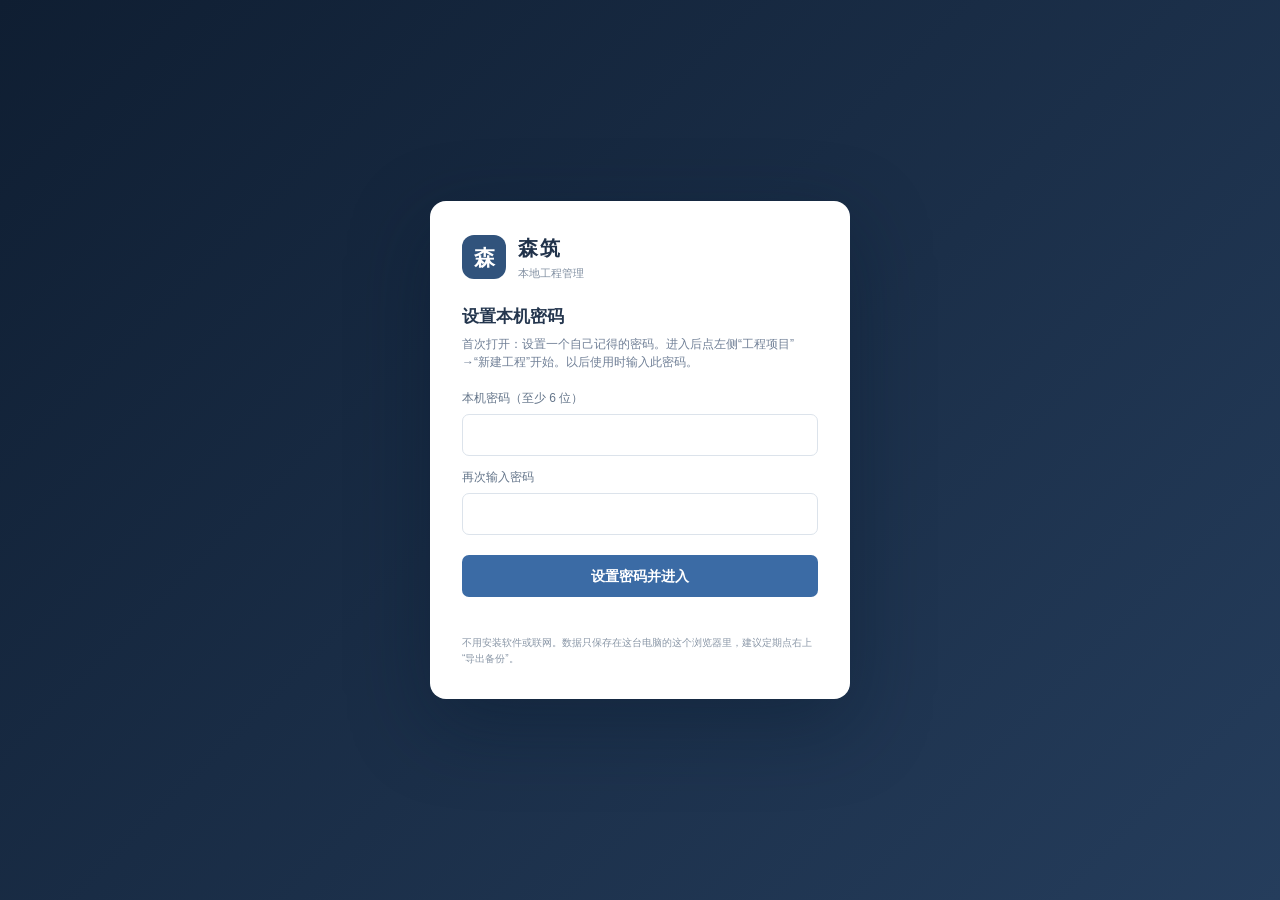
<file: index.html>
<!doctype html>
<html lang="zh-CN">
<head>
  <meta charset="utf-8">
  <meta name="viewport" content="width=device-width, initial-scale=1">
  <meta name="theme-color" content="#14243a">
  <title>森筑 · 本地工程管理</title>
  <style>
    :root{--navy:#14243a;--navy2:#1c304c;--blue:#3b6ba5;--ink:#24344a;--muted:#77869a;--line:#e6ebf1;--bg:#f4f6f9;--white:#fff;--green:#25846d;--amber:#b77932;--red:#ba5960;--shadow:0 8px 24px rgba(24,43,67,.06)}
    *{box-sizing:border-box}body{margin:0;background:var(--bg);color:var(--ink);font:14px/1.5 "Microsoft YaHei", "PingFang SC", "Noto Sans CJK SC", sans-serif}button,input,select,textarea{font:inherit}button{cursor:pointer}.app{min-height:100vh}.sidebar{position:fixed;z-index:5;inset:0 auto 0 0;width:246px;background:linear-gradient(180deg,var(--navy),#101d30);color:#d7e0ed;display:flex;flex-direction:column;padding:23px 15px}.brand{display:flex;align-items:center;gap:11px;padding:2px 11px 28px}.brand-mark{width:38px;height:38px;border-radius:11px;background:#31537c;display:grid;place-items:center;color:#fff;font-weight:800;font-size:19px;box-shadow:inset 0 0 0 1px #ffffff20}.brand-name{font-size:18px;font-weight:700;color:#fff;letter-spacing:2px}.brand-sub{font-size:10px;color:#8ea3bd;letter-spacing:1.2px;margin-top:2px}.nav-label{font-size:10px;letter-spacing:1.5px;color:#7186a0;padding:5px 12px 10px}.nav{display:grid;gap:5px}.nav button{border:0;background:transparent;color:#aebdd0;text-align:left;border-radius:8px;padding:11px 12px;display:flex;align-items:center;gap:12px;transition:.15s}.nav button:hover{background:#ffffff0c;color:white}.nav button.active{background:#294466;color:#fff;box-shadow:inset 3px 0 #87b0df}.nav-icon{width:19px;text-align:center;font-size:16px;color:#9fb5ce}.side-bottom{margin-top:auto;border-top:1px solid #ffffff14;padding:16px 8px 2px}.local-status{display:flex;align-items:center;gap:9px;color:#bfd0e4;font-size:12px}.status-dot{height:8px;width:8px;border-radius:50%;background:#68c2a5;box-shadow:0 0 0 4px #68c2a520}.side-hint{font-size:10px;color:#8092a9;margin:7px 0 0 17px}.main{margin-left:246px;min-height:100vh}.topbar{height:76px;background:#fff;border-bottom:1px solid var(--line);display:flex;align-items:center;justify-content:space-between;padding:0 32px;position:sticky;top:0;z-index:4}.crumb{font-size:11px;color:#91a0b1;letter-spacing:.3px}.topbar h1{font-size:21px;margin:1px 0 0;font-weight:650;color:#20324a}.top-actions{display:flex;align-items:center;gap:12px}.data-tools{display:inline-flex;gap:6px}.workspace-select{height:37px;border:1px solid var(--line);background:#fff;color:#40536c;border-radius:7px;padding:0 10px;max-width:230px}.badge{border-radius:20px;padding:5px 10px;font-size:11px;white-space:nowrap}.badge-demo{background:#fff4df;color:#9b6a23}.badge-local{background:#e8f3ef;color:#397965}.main-content{padding:25px 32px 36px;max-width:1600px;margin:auto}.page{display:none}.page.active{display:block}.page-head{display:flex;align-items:flex-end;justify-content:space-between;gap:16px;margin:4px 0 20px}.page-head h2{font-size:17px;margin:0 0 4px}.page-head p{font-size:12px;color:var(--muted);margin:0}.btn{height:36px;border-radius:7px;padding:0 14px;border:1px solid #dbe2ea;background:#fff;color:#41536b;font-weight:550}.btn:hover{border-color:#9eb2ca;background:#f9fbfd}.btn.primary{border-color:var(--blue);background:var(--blue);color:#fff}.btn.primary:hover{background:#315d91}.btn.small{height:29px;padding:0 9px;font-size:12px}.btn.ghost{background:transparent}.btn.danger{color:var(--red)}.card{background:#fff;border:1px solid #e9edf2;border-radius:10px;box-shadow:var(--shadow)}.stats{display:grid;grid-template-columns:repeat(4,1fr);gap:15px;margin-bottom:17px}.stat{padding:17px 19px;position:relative;overflow:hidden}.stat:after{content:"";position:absolute;width:66px;height:66px;border-radius:50%;background:#eef3f9;right:-18px;top:-18px}.stat-label{font-size:12px;color:#8290a2}.stat-value{font-size:24px;font-weight:700;letter-spacing:-.3px;margin:8px 0 4px;color:#24364e}.stat-foot{font-size:11px;color:#8b99aa}.stat-accent{color:var(--green)}.dashboard-grid{display:grid;grid-template-columns:minmax(0,1.65fr) minmax(270px,1fr);gap:16px}.card-head{display:flex;align-items:center;justify-content:space-between;padding:16px 18px 11px}.card-head h3{font-size:14px;margin:0}.card-head small{font-size:11px;color:var(--muted)}.chart-area{height:226px;padding:0 15px 15px}.chart-area svg{width:100%;height:100%;overflow:visible}.chart-grid{stroke:#e9edf2;stroke-width:1}.chart-label{fill:#8997a8;font-size:10px}.chart-bar-in{fill:#527eaf}.chart-bar-out{fill:#d0a06b}.project-list{padding:0 18px 13px}.project-row{padding:11px 0;border-bottom:1px solid #f0f2f5}.project-row:last-child{border:0}.project-top{display:flex;justify-content:space-between;gap:10px;font-size:12px}.project-top strong{font-weight:600}.project-top span{color:#8090a2}.progress-track{height:6px;border-radius:8px;background:#edf1f5;margin-top:8px;overflow:hidden}.progress-fill{height:100%;border-radius:8px;background:linear-gradient(90deg,#638db9,#3b6ba5)}.recent{padding:0 18px 12px}.recent-row{display:grid;grid-template-columns:1fr auto;gap:4px;padding:10px 0;border-bottom:1px solid #f0f2f5;font-size:12px}.recent-row:last-child{border:0}.recent-row small{color:#8b99aa}.amount-in{color:var(--green);font-weight:650}.amount-out{color:var(--red);font-weight:650}.table-card{overflow:hidden}.table-tools{display:flex;gap:10px;align-items:center}.table-wrap{overflow:auto}.data-table{width:100%;border-collapse:collapse;white-space:nowrap}.data-table th{background:#f8fafc;color:#77869a;text-align:left;font-size:11px;font-weight:600;padding:11px 14px;border-bottom:1px solid var(--line)}.data-table td{font-size:12px;padding:12px 14px;border-bottom:1px solid #edf0f4;color:#41526a}.data-table tbody tr:hover{background:#fbfcfe}.data-table tbody tr:last-child td{border-bottom:0}.muted{color:#8997a8!important}.tag{font-size:10px;padding:3px 8px;border-radius:12px;background:#edf3f8;color:#547394}.tag.green{background:#e7f4ef;color:#388069}.tag.amber{background:#fff4e2;color:#a57431}.tag.red{background:#fdecee;color:#b4555c}.progress-cell{min-width:115px}.progress-line{height:5px;background:#edf1f5;border-radius:8px;margin-top:5px}.progress-line i{display:block;height:100%;background:#4f7eae;border-radius:8px}.toolbar-select{height:34px;border:1px solid #dbe2ea;border-radius:7px;padding:0 10px;background:#fff;color:#4c5d73}.filter-row{display:flex;align-items:center;justify-content:space-between;gap:12px;padding:0 18px 13px}.switch-tabs{display:flex;gap:5px}.switch-tabs button{border:0;background:#f1f4f7;color:#718097;border-radius:6px;padding:7px 12px;font-size:12px}.switch-tabs button.active{background:#e6eef7;color:#355e8c;font-weight:600}.summary-strip{display:flex;align-items:center;gap:28px;padding:14px 18px;background:#fafbfd;border-bottom:1px solid #edf0f4}.summary-strip span{font-size:11px;color:#8391a2}.summary-strip strong{font-size:14px;margin-left:7px}.report-grid{display:grid;grid-template-columns:repeat(2,1fr);gap:15px}.report-card{padding:18px 20px}.report-card h3{font-size:14px;margin:0 0 14px}.report-line{display:flex;justify-content:space-between;padding:10px 0;border-bottom:1px solid #f0f2f5;font-size:12px}.report-line:last-child{border:0}.report-total{font-size:16px;font-weight:700;color:#274665}.notice{display:flex;gap:11px;padding:14px 16px;background:#f0f5fa;border:1px solid #e2ebf5;border-radius:8px;color:#64758a;font-size:11px;margin-top:16px}.notice b{color:#405f83;white-space:nowrap}.empty{padding:40px;text-align:center;color:#95a1b0;font-size:13px}.audit-list{padding:3px 18px}.audit-item{display:grid;grid-template-columns:145px 95px 135px 1fr;gap:12px;padding:12px 0;border-bottom:1px solid #eef1f4;font-size:12px}.audit-item:last-child{border:0}.audit-item time,.audit-item .who{color:#8694a5}.modal-backdrop{position:fixed;inset:0;background:#1020368c;display:none;place-items:center;z-index:20;padding:20px}.modal-backdrop.open{display:grid}.modal{width:min(590px,100%);max-height:90vh;overflow:auto;background:#fff;border-radius:12px;box-shadow:0 20px 60px #07182d45}.modal-head{padding:19px 22px 14px;border-bottom:1px solid #edf0f4;display:flex;align-items:center;justify-content:space-between}.modal-head h3{font-size:16px;margin:0}.modal-close{border:0;background:transparent;color:#8190a3;font-size:22px}.modal-body{padding:17px 22px}.form-grid{display:grid;grid-template-columns:1fr 1fr;gap:12px}.field{display:grid;gap:6px}.field.full{grid-column:1/-1}.field label{font-size:11px;color:#65758a}.field input,.field select,.field textarea{width:100%;border:1px solid #dce3eb;border-radius:6px;padding:9px 10px;outline:none;color:#34475e;background:white}.field input:focus,.field select:focus,.field textarea:focus{border-color:#7194ba;box-shadow:0 0 0 3px #4f7eae18}.field textarea{min-height:72px;resize:vertical}.modal-foot{padding:13px 22px 18px;display:flex;justify-content:flex-end;gap:9px}.toast{position:fixed;top:90px;left:50%;transform:translateX(-50%) translateY(-8px);background:#203853;color:#fff;padding:10px 16px;border-radius:7px;box-shadow:var(--shadow);opacity:0;pointer-events:none;transition:.2s;z-index:30;font-size:12px}.toast.show{opacity:1;transform:translateX(-50%) translateY(0)}.mobile-toggle{display:none}.table-actions{display:flex;gap:6px}.footnote{font-size:10px;color:#8795a6;padding:12px 17px}.demo-banner{display:flex;align-items:center;justify-content:space-between;gap:12px;margin-bottom:15px;padding:10px 13px;border-radius:7px;background:#fff8eb;border:1px solid #f3e7cf;color:#8e6a32;font-size:11px}
    @media(max-width:1100px){.sidebar{width:210px}.main{margin-left:210px}.main-content{padding:22px}.topbar{padding:0 22px}.stats{grid-template-columns:repeat(2,1fr)}}
    @media(max-width:760px){.data-tools{display:none!important}.sidebar{width:246px;transform:translateX(-100%);transition:transform .2s;box-shadow:8px 0 30px #10203635}.sidebar.open{transform:translateX(0)}.main{margin-left:0}.topbar{height:auto;min-height:70px;padding:11px 15px;gap:8px}.mobile-toggle{display:inline-grid;place-items:center;border:0;background:#f0f3f7;border-radius:6px;width:34px;height:34px;color:#52657c}.top-left{display:flex;gap:9px;align-items:center}.topbar h1{font-size:17px}.crumb{font-size:10px}.top-actions{gap:6px}.workspace-select{max-width:145px;font-size:11px;height:33px}.badge{display:none}.main-content{padding:17px 13px}.stats{gap:9px}.stat{padding:13px}.stat-value{font-size:19px}.dashboard-grid{grid-template-columns:1fr}.chart-area{height:195px}.page-head{align-items:flex-start}.page-head p{max-width:240px}.page-head .btn{padding:0 10px}.report-grid{grid-template-columns:1fr}.audit-item{grid-template-columns:1fr 1fr;gap:3px 9px}.audit-item span:last-child{grid-column:1/-1}.filter-row{align-items:flex-start;flex-direction:column}.summary-strip{gap:11px;flex-wrap:wrap}.form-grid{grid-template-columns:1fr}.field.full{grid-column:auto}}
  </style>
  <style>
    body:not(.is-unlocked) .app{display:none}.auth-gate{position:fixed;inset:0;z-index:100;background:linear-gradient(135deg,#0f1e32,#253d5c);display:grid;place-items:center;padding:20px}.auth-card{width:min(420px,100%);background:#fff;border-radius:16px;padding:32px;box-shadow:0 25px 80px #07182d66}.auth-brand{display:flex;align-items:center;gap:12px;margin-bottom:22px}.auth-mark{width:44px;height:44px;background:#31537c;color:white;border-radius:12px;display:grid;place-items:center;font-weight:800;font-size:21px}.auth-brand strong{font-size:20px;color:#20324a;letter-spacing:2px}.auth-brand small{display:block;color:#8290a2;font-size:11px;margin-top:2px}.auth-card h2{font-size:17px;margin:0 0 6px;color:#24364e}.auth-card p{font-size:12px;color:#718097;margin:0 0 18px}.auth-field{display:grid;gap:7px;margin:12px 0}.auth-field label{font-size:12px;color:#64758a}.auth-field input{height:42px;border:1px solid #dce3eb;border-radius:7px;padding:0 12px}.auth-submit{height:42px;width:100%;border:0;border-radius:7px;background:#3b6ba5;color:#fff;font-weight:650;margin-top:8px}.auth-error{min-height:18px;color:#ba5960;font-size:12px;margin-top:8px}.auth-note{font-size:10px!important;color:#8a97a7!important;margin:12px 0 0!important;line-height:1.6}.auth-hidden{display:none!important}
  </style>
</head>
<body>
  <section class="auth-gate" id="authGate" aria-label="森筑本机登录">
    <div class="auth-card">
      <div class="auth-brand"><div class="auth-mark">森</div><div><strong>森筑</strong><small>本地工程管理</small></div></div>
      <h2 id="authTitle">设置本机密码</h2>
      <p id="authIntro">首次打开：设置一个自己记得的密码。进入后点左侧“工程项目”→“新建工程”开始。以后使用时输入此密码。</p>
      <form id="authForm">
        <div class="auth-field"><label for="authPassword">本机密码（至少 6 位）</label><input id="authPassword" type="password" minlength="6" autocomplete="current-password" required></div>
        <div class="auth-field" id="authConfirmWrap"><label for="authConfirm">再次输入密码</label><input id="authConfirm" type="password" minlength="6" autocomplete="new-password"></div>
        <button class="auth-submit" id="authSubmit" type="submit">设置密码并进入</button>
        <div class="auth-error" id="authError" role="alert"></div>
      </form>
      <p class="auth-note">不用安装软件或联网。数据只保存在这台电脑的这个浏览器里，建议定期点右上“导出备份”。</p>
    </div>
  </section>
  <div class="app">
    <aside class="sidebar" id="sidebar">
      <div class="brand"><div class="brand-mark">森</div><div><div class="brand-name">森筑</div><div class="brand-sub">本地工程管理</div></div></div>
      <div class="nav-label">项目经营</div>
      <nav class="nav" id="nav">
        <button class="active" data-page="dashboard"><span class="nav-icon">▦</span>经营驾驶舱</button>
        <button data-page="projects"><span class="nav-icon">▤</span>工程项目</button>
        <button data-page="progress"><span class="nav-icon">◷</span>工程量与进度</button>
        <button data-page="workforce"><span class="nav-icon">♙</span>班组与记工</button>
        <button data-page="materials"><span class="nav-icon">▧</span>材料与库存</button>
        <button data-page="contracts"><span class="nav-icon">▱</span>合同与签证</button>
        <button data-page="finance"><span class="nav-icon">￥</span>应收应付</button>
        <button data-page="reports"><span class="nav-icon">▥</span>结算报表</button>
        <button data-page="audit"><span class="nav-icon">◉</span>操作记录</button>
      </nav>
      <div class="side-bottom"><div class="local-status"><i class="status-dot"></i><span>本机离线使用</span></div><div class="side-hint" id="storageHint">数据保存在当前浏览器</div></div>
    </aside>
    <main class="main">
      <header class="topbar">
        <div class="top-left"><button class="mobile-toggle" id="mobileToggle" aria-label="打开菜单">☰</button><div><div class="crumb">森筑 / <span id="crumb">经营驾驶舱</span></div><h1 id="title">经营驾驶舱</h1></div></div>
        <div class="top-actions"><select class="workspace-select" id="workspace"><option value="demo">模拟演示 · 滨江中心酒店</option><option value="trial">本机工程数据 · 可编辑</option></select><span id="workspaceBadge" class="badge badge-demo">模拟数据 · 只读</span><span class="data-tools"><button class="btn small" id="backupData" style="display:none">导出备份</button><button class="btn small" id="restoreData" style="display:none">恢复备份</button><input id="restoreFile" type="file" accept="application/json,.json" hidden></span><button class="btn small" id="lockApp" type="button">锁定</button></div>
      </header>
      <div class="main-content">
        <div class="demo-banner" id="workspaceNote"><span>当前为虚构酒店装修工程演示数据，适合查看页面与计算口径。</span><strong>演示数据只读</strong></div>
        <div class="notice"><b>第一次使用</b><span>先点左侧“工程项目”→“新建工程”。之后可录工程量、记工、材料和收付款。数据只保存在这台电脑的浏览器里，记得定期导出备份。</span></div>

        <section class="page active" id="page-dashboard">
          <div class="page-head"><div><h2>项目经营概况</h2><p>按当前工作区汇总合同、进度与资金情况</p></div><button class="btn" data-refresh>↻ 刷新数据</button></div>
          <div class="stats" id="dashboardStats"></div>
          <div class="dashboard-grid">
            <div class="card"><div class="card-head"><h3>近六个月收付款趋势</h3><small>单位：万元</small></div><div class="chart-area" id="cashChart"></div></div>
            <div class="card"><div class="card-head"><h3>工程进度</h3><small>按清单金额加权</small></div><div class="project-list" id="projectProgress"></div></div>
            <div class="card"><div class="card-head"><h3>在建工程</h3><small id="projectCountLabel">—</small></div><div class="project-list" id="dashboardProjects"></div></div>
            <div class="card"><div class="card-head"><h3>最近收付款</h3><small>实际流水</small></div><div class="recent" id="recentTransactions"></div></div>
          </div>
        </section>

        <section class="page" id="page-projects">
          <div class="page-head"><div><h2>工程项目</h2><p>维护工程档案、承包方式和合同基础信息</p></div><button class="btn primary write-action" data-modal="project">＋ 新建工程</button></div>
          <div class="card table-card"><div class="card-head"><h3>工程列表</h3><small id="projectCount"></small></div><div class="table-wrap" id="projectsTable"></div></div>
        </section>

        <section class="page" id="page-progress">
          <div class="page-head"><div><h2>工程量与进度</h2><p>按工程量、百分比、节点或金额记录施工进度；可用 Excel 兼容 CSV 整理清单</p></div><div class="table-tools"><select class="toolbar-select" id="projectFilter"></select><button class="btn write-action" id="boqImportBtn">导入 CSV</button><input id="boqImportFile" type="file" accept=".csv,text/csv,.txt" hidden><button class="btn write-action" id="boqExportBtn">导出 CSV</button><button class="btn primary write-action" data-modal="boq">＋ 新增清单项</button></div></div>
          <div class="card table-card"><div class="card-head"><h3>工程量清单</h3><small id="boqCount"></small></div><div class="table-wrap" id="boqTable"></div><div class="footnote">清单合价按“工程量 × 综合单价”计算；总进度按金额或自定义权重加权。</div></div>
        </section>

        <section class="page" id="page-workforce">
          <div class="page-head"><div><h2>班组与记工</h2><p>登记人员、考勤与工资估算；不会自动写入成本账</p></div><div class="table-tools"><button class="btn write-action" data-modal="worker">＋ 新增工人</button><button class="btn primary write-action" data-modal="attendance">＋ 登记记工</button></div></div>
          <div class="stats" id="workforceStats"></div>
          <div class="card table-card"><div class="card-head"><h3>工人花名册</h3><small id="workerCount"></small></div><div class="table-wrap" id="workersTable"></div></div>
          <div class="card table-card" style="margin-top:15px"><div class="card-head"><h3>近期记工</h3><small>工资仅供估算</small></div><div class="table-wrap" id="attendanceTable"></div></div>
        </section>

        <section class="page" id="page-materials">
          <div class="page-head"><div><h2>材料与库存</h2><p>登记材料档案、入库、领用和退料</p></div><div class="table-tools"><button class="btn write-action" data-modal="material">＋ 新增材料</button><button class="btn primary write-action" data-modal="movement">＋ 库存出入</button></div></div>
          <div class="card table-card"><div class="card-head"><h3>材料库存</h3><small>低库存会标记提醒</small></div><div class="table-wrap" id="materialsTable"></div></div>
          <div class="card table-card" style="margin-top:15px"><div class="card-head"><h3>库存流水</h3><small>按发生时间倒序</small></div><div class="table-wrap" id="movementsTable"></div></div>
        </section>

        <section class="page" id="page-contracts">
          <div class="page-head"><div><h2>合同与签证</h2><p>登记合同台账，跟踪工程变更确认状态</p></div><div class="table-tools"><button class="btn write-action" data-modal="contract">＋ 新增合同</button><button class="btn primary write-action" data-modal="variation">＋ 新增签证</button></div></div>
          <div class="card table-card"><div class="card-head"><h3>合同台账</h3><small id="contractCount"></small></div><div class="table-wrap" id="contractsTable"></div></div>
          <div class="card table-card" style="margin-top:15px"><div class="card-head"><h3>工程签证 / 变更</h3><small>确认后计入调整后合同收入</small></div><div class="table-wrap" id="variationsTable"></div></div>
        </section>

        <section class="page" id="page-finance">
          <div class="page-head"><div><h2>应收应付</h2><p>管理账款计划和实际收付款流水</p></div><div class="table-tools"><button class="btn write-action" data-modal="receivable">＋ 新增应收</button><button class="btn write-action" data-modal="payable">＋ 新增应付</button><button class="btn primary write-action" data-modal="transaction">＋ 登记流水</button></div></div>
          <div class="stats" id="financeStats"></div>
          <div class="card table-card"><div class="filter-row"><div class="switch-tabs" id="financeTabs"><button class="active" data-finance-tab="receivables">应收账款</button><button data-finance-tab="payables">应付账款</button><button data-finance-tab="transactions">收付款流水</button></div><small class="muted">金额单位：元</small></div><div class="table-wrap" id="financeTable"></div></div>
        </section>

        <section class="page" id="page-reports">
          <div class="page-head"><div><h2>结算报表</h2><p>按当前项目汇总合同、应收应付和现金流</p></div><div class="table-tools"><select class="toolbar-select" id="reportProject"></select><button class="btn primary" id="exportReport">导出 CSV</button></div></div>
          <div class="stats" id="reportStats"></div>
          <div class="report-grid" id="reportDetails"></div>
          <div class="notice"><b>计算口径</b><span>利润估算 = 基础合同金额 + 已确认签证金额 − 已登记应付款金额。工资估算、库存消耗和税费未自动计入，避免重复计成本。该简化版不替代正式财务结算。</span></div>
        </section>

        <section class="page" id="page-audit">
          <div class="page-head"><div><h2>操作记录</h2><p>记录本机工程数据的新增与修改操作</p></div></div>
          <div class="card"><div class="card-head"><h3>最近操作</h3><small>最多显示最近 100 条</small></div><div class="audit-list" id="auditList"></div></div>
        </section>
          <div class="notice"><b>本地单机版</b><span>不连接服务器，业务数据保存在本机浏览器。密码用于页面解锁，不会加密电脑文件。请定期导出 JSON 备份；清理浏览器数据、换浏览器或换电脑不会自动同步。</span></div>
      </div>
    </main>
  </div>
  <div class="modal-backdrop" id="modalBackdrop"><div class="modal" role="dialog" aria-modal="true"><div class="modal-head"><h3 id="modalTitle">录入信息</h3><button class="modal-close" id="modalClose" aria-label="关闭">×</button></div><form id="modalForm"><div class="modal-body"><div class="form-grid" id="modalFields"></div></div><div class="modal-foot"><button type="button" class="btn" id="modalCancel">取消</button><button class="btn primary" type="submit">保存</button></div></form></div></div>
  <div class="toast" id="toast"></div>
  <script>
  (()=>{
    'use strict';
    const KEY='senzhu_local_solo_v1';
    const AUTH_KEY='senzhu_local_auth_v1';
    const labels={dashboard:'经营驾驶舱',projects:'工程项目',progress:'工程量与进度',workforce:'班组与记工',materials:'材料与库存',contracts:'合同与签证',finance:'应收应付',reports:'结算报表',audit:'操作记录'};
    const money=n=>new Intl.NumberFormat('zh-CN',{style:'currency',currency:'CNY',maximumFractionDigits:2}).format(Number(n||0));
    const num=n=>new Intl.NumberFormat('zh-CN',{maximumFractionDigits:2}).format(Number(n||0));
    const esc=s=>String(s??'').replace(/[&<>"']/g,c=>({'&':'&amp;','<':'&lt;','>':'&gt;','"':'&quot;',"'":'&#39;'}[c]));
    const id=()=>Math.random().toString(36).slice(2,10);
    const today=()=>new Date().toISOString().slice(0,10);
    const offsetDate=(days)=>{const d=new Date();d.setDate(d.getDate()+days);return d.toISOString().slice(0,10)};
    function seedDemo(){
      const pid='hotel-demo';
      return {projects:[{id:pid,code:'SZ2603-018',name:'滨江中心酒店装饰工程',location:'杭州市滨江区',client:'滨江置业有限公司',contractMode:'包工包料',contractAmount:12800000,startDate:'2026-03-15',endDate:'2026-12-30',areas:['客房层','公共区域','宴会厅']}],
        boq:[
          {id:id(),projectId:pid,code:'01-001',category:'拆除工程',name:'原墙面及吊顶拆除',unit:'㎡',quantity:4860,unitPrice:28,progressMode:'QUANTITY',verifiedCompleted:4568,siteCompleted:4680,clientConfirmed:4420},
          {id:id(),projectId:pid,code:'02-015',category:'装饰工程',name:'轻钢龙骨双层石膏板隔墙',unit:'㎡',quantity:3250,unitPrice:188,progressMode:'QUANTITY',verifiedCompleted:2130,siteCompleted:2250,clientConfirmed:1980},
          {id:id(),projectId:pid,code:'03-021',category:'装饰工程',name:'客房地毯铺设及收口',unit:'㎡',quantity:2680,unitPrice:268,progressMode:'PERCENT',progress:62,verifiedCompleted:0,siteCompleted:0,clientConfirmed:0},
          {id:id(),projectId:pid,code:'04-008',category:'机电配合',name:'灯具安装与调试',unit:'套',quantity:840,unitPrice:96,progressMode:'MILESTONE',completedMilestones:3,milestoneCount:4,verifiedCompleted:0,siteCompleted:0,clientConfirmed:0}
        ],workers:[{id:id(),projectId:pid,name:'王师傅',team:'木工班',trade:'木工',payType:'计件',dailyRate:420,overtimeRate:55,pieceRate:32},{id:id(),projectId:pid,name:'李师傅',team:'泥工班',trade:'泥工',payType:'点工',dailyRate:380,overtimeRate:48,pieceRate:0},{id:id(),projectId:pid,name:'张师傅',team:'水电班',trade:'水电工',payType:'混合',dailyRate:450,overtimeRate:60,pieceRate:18}],attendance:[{id:id(),projectId:pid,workerName:'王师傅',date:offsetDate(-1),days:1,overtime:2,pieces:12,wage:914},{id:id(),projectId:pid,workerName:'李师傅',date:offsetDate(-1),days:1,overtime:1.5,pieces:0,wage:452},{id:id(),projectId:pid,workerName:'张师傅',date:offsetDate(-2),days:1,overtime:1,pieces:8,wage:654}],
        materials:[{id:id(),projectId:pid,name:'轻钢龙骨 75 系列',unit:'根',stock:860,minStock:300,unitPrice:18.5},{id:id(),projectId:pid,name:'阻燃板 9mm',unit:'张',stock:76,minStock:120,unitPrice:86},{id:id(),projectId:pid,name:'强电电缆 WDZ-YJY',unit:'米',stock:1840,minStock:500,unitPrice:22.6}],movements:[{id:id(),projectId:pid,materialName:'轻钢龙骨 75 系列',direction:'入库',quantity:400,date:offsetDate(-2),notes:'材料进场验收'},{id:id(),projectId:pid,materialName:'阻燃板 9mm',direction:'领用',quantity:24,date:offsetDate(-1),notes:'客房层施工'}],
        contracts:[{id:id(),projectId:pid,name:'滨江中心酒店室内装饰施工合同',direction:'对上合同',counterparty:'滨江置业有限公司',amount:12800000,date:'2026-03-10'},{id:id(),projectId:pid,name:'酒店客房木作分包合同',direction:'分包合同',counterparty:'杭州华林装饰班组',amount:2180000,date:'2026-03-21'},{id:id(),projectId:pid,name:'主材采购框架协议',direction:'采购合同',counterparty:'浙东建材供应链',amount:1360000,date:'2026-03-25'}],variations:[{id:id(),projectId:pid,title:'宴会厅弧形吊顶深化调整',amount:186000,status:'已确认',date:'2026-07-16'},{id:id(),projectId:pid,title:'客房区新增隔音构造',amount:92000,status:'申报中',date:'2026-08-03'}],
        receivables:[{id:id(),projectId:pid,title:'第二期进度款',amount:2560000,received:1800000,confirmed:true,dueDate:offsetDate(10)},{id:id(),projectId:pid,title:'第三期进度款',amount:1920000,received:0,confirmed:false,dueDate:offsetDate(24)}],payables:[{id:id(),projectId:pid,title:'客房木作分包进度款',category:'分包成本',counterparty:'杭州华林装饰班组',amount:760000,paid:420000,dueDate:offsetDate(8)},{id:id(),projectId:pid,title:'石膏板材料款',category:'材料成本',counterparty:'浙东建材供应链',amount:328000,paid:228000,dueDate:offsetDate(4)}],transactions:[{id:id(),projectId:pid,direction:'收款',amount:1000000,date:offsetDate(-7),description:'第二期进度款回款',counterparty:'滨江置业有限公司'},{id:id(),projectId:pid,direction:'付款',amount:128000,date:offsetDate(-5),description:'材料款支付',counterparty:'浙东建材供应链'},{id:id(),projectId:pid,direction:'付款',amount:220000,date:offsetDate(-2),description:'木作班组进度款',counterparty:'杭州华林装饰班组'}],audit:[]};
    }
    function emptyTrial(){return {projects:[],boq:[],workers:[],attendance:[],materials:[],movements:[],contracts:[],variations:[],receivables:[],payables:[],transactions:[],audit:[]}}
    let memoryValue=null,memoryOnly=false;
    function readStore(){try{return localStorage.getItem(KEY)}catch{memoryOnly=true;return memoryValue}}
    function writeStore(value){try{localStorage.setItem(KEY,value);memoryOnly=false;const hint=$('#storageHint');if(hint)hint.textContent='数据保存在当前浏览器'}catch{memoryOnly=true;memoryValue=value;const hint=$('#storageHint');if(hint)hint.textContent='浏览器禁用本地保存，刷新会清空'}}
    let db;try{db=JSON.parse(readStore()||'null')}catch{db=null}
    if(!db||!db.demo||!db.trial){db={demo:seedDemo(),trial:emptyTrial()};writeStore(JSON.stringify(db))}
    let workspace='trial',page='dashboard',financeTab='receivables',selectedProject='',modalType='',modalContext=null;
    const $=s=>document.querySelector(s), $$=s=>[...document.querySelectorAll(s)];
    const current=()=>db[workspace];
    const isDemo=()=>workspace==='demo';
    const projects=()=>current().projects;
    const projectId=()=>selectedProject||projects()[0]?.id||'';
    const forProject=key=>current()[key].filter(x=>!x.projectId||x.projectId===projectId());
    function save(){writeStore(JSON.stringify(db))}
    function log(action,detail){if(isDemo())return;current().audit.unshift({id:id(),date:new Date().toLocaleString('zh-CN'),action,detail});current().audit=current().audit.slice(0,100);save()}
    function projectName(pid){return projects().find(p=>p.id===pid)?.name||'未关联工程'}
    function boqAmount(b){return Number(b.quantity||0)*Number(b.unitPrice||0)}
    function boqProgress(b){if(b.progressMode==='PERCENT')return Math.min(100,Math.max(0,Number(b.progress||0)));if(b.progressMode==='MILESTONE')return Number(b.milestoneCount)?Math.min(100,Number(b.completedMilestones||0)/Number(b.milestoneCount)*100):0;if(b.progressMode==='AMOUNT')return boqAmount(b)?Math.min(100,Number(b.verifiedAmount||0)/boqAmount(b)*100):0;return Number(b.quantity)?Math.min(100,Number(b.verifiedCompleted||0)/Number(b.quantity)*100):0}
    function totalProgress(pid=projectId()){const rows=current().boq.filter(b=>b.projectId===pid);const total=rows.reduce((s,b)=>s+boqAmount(b),0);return total?rows.reduce((s,b)=>s+boqAmount(b)*boqProgress(b)/100,0)/total*100:0}
    const currentTransactions=()=>forProject('transactions');
    function totals(){const pids=new Set(projects().map(p=>p.id));const income=current().transactions.filter(t=>pids.has(t.projectId)&&t.direction==='收款').reduce((s,t)=>s+Number(t.amount),0);const expense=current().transactions.filter(t=>pids.has(t.projectId)&&t.direction==='付款').reduce((s,t)=>s+Number(t.amount),0);const ar=current().receivables.filter(x=>x.confirmed).reduce((s,x)=>s+Math.max(0,Number(x.amount)-Number(x.received||0)),0);const ap=current().payables.reduce((s,x)=>s+Math.max(0,Number(x.amount)-Number(x.paid||0)),0);const contract=projects().reduce((s,p)=>s+Number(p.contractAmount||0),0);const confirmed=current().variations.filter(v=>v.status==='已确认').reduce((s,v)=>s+Number(v.amount||0),0);const payables=current().payables.reduce((s,x)=>s+Number(x.amount||0),0);return {income,expense,ar,ap,contract:contract+confirmed,profit:contract+confirmed-payables,cash:income-expense}}
    function fmtDate(d){return d||'—'}
    function table(headers,rows){if(!rows.length)return '<div class="empty">暂无记录。请先到“工程项目”新建工程。</div>';return `<table class="data-table"><thead><tr>${headers.map(h=>`<th>${h}</th>`).join('')}</tr></thead><tbody>${rows.join('')}</tbody></table>`}
    function progressHTML(n){n=Number(n)||0;return `<div class="progress-cell"><span>${n.toFixed(1)}%</span><div class="progress-line"><i style="width:${Math.min(100,n)}%"></i></div></div>`}
    function setPage(next){page=next;$$('.page').forEach(x=>x.classList.toggle('active',x.id==='page-'+next));$$('#nav button').forEach(x=>x.classList.toggle('active',x.dataset.page===next));$('#title').textContent=labels[next];$('#crumb').textContent=labels[next];$('#sidebar').classList.remove('open');render()}
    function fillProjectSelects(){const opts=projects().map(p=>`<option value="${esc(p.id)}">${esc(p.name)}</option>`).join('');for(const el of [$('#projectFilter'),$('#reportProject')]){if(!el)continue;el.innerHTML=opts||'<option value="">暂无工程</option>';if(projectId())el.value=projectId()}}
    function render(){const selected=projectId();if(selectedProject&&!projects().some(p=>p.id===selectedProject))selectedProject='';$('#workspaceBadge').textContent=isDemo()?'模拟数据 · 只读':'本机数据 · 可编辑';$('#backupData').style.display=isDemo()?'none':'';$('#restoreData').style.display=isDemo()?'none':'';$('#workspaceBadge').className=`badge ${isDemo()?'badge-demo':'badge-local'}`;$('#workspaceNote').innerHTML=isDemo()?'<span>当前为虚构酒店装修工程演示数据，适合查看页面与计算口径。</span><strong>演示数据只读</strong>':'<span>当前工程数据只保存在这台电脑的浏览器中，不会上传。</span><strong>可编辑 · 请定期导出备份</strong>';$$('.write-action').forEach(b=>b.style.display=isDemo()?'none':'');fillProjectSelects();renderDashboard();renderProjects();renderBoq();renderWorkforce();renderMaterials();renderContracts();renderFinance();renderReports();renderAudit()}
    function renderDashboard(){const t=totals(),avg=projects().length?projects().reduce((s,p)=>s+totalProgress(p.id),0)/projects().length:0;$('#dashboardStats').innerHTML=[['在建工程',projects().length+' 个','当前工作区工程数'],['合同及确认签证',money(t.contract),'基础合同 + 已确认签证'],['确认应收余额',money(t.ar),'只统计已确认应收'],['项目净现金流',money(t.cash),'累计收款 − 累计付款']].map((x,i)=>`<div class="card stat"><div class="stat-label">${x[0]}</div><div class="stat-value" style="${i===3&&t.cash<0?'color:var(--red)':''}">${x[1]}</div><div class="stat-foot">${x[2]}</div></div>`).join('');$('#projectCountLabel').textContent=projects().length+' 个工程';$('#projectProgress').innerHTML=projects().length?projects().map(p=>`<div class="project-row"><div class="project-top"><strong>${esc(p.name)}</strong><span>${totalProgress(p.id).toFixed(1)}%</span></div><div class="progress-track"><div class="progress-fill" style="width:${totalProgress(p.id)}%"></div></div></div>`).join(''):'<div class="empty">暂无工程</div>';$('#dashboardProjects').innerHTML=projects().length?projects().slice(0,5).map(p=>`<div class="project-row"><div class="project-top"><strong>${esc(p.name)}</strong><span>${esc(p.contractMode||'未设置')}</span></div><div class="project-top" style="margin-top:5px"><span>${esc(p.location||'未填写地点')}</span><span>${money(p.contractAmount)}</span></div></div>`).join(''):'<div class="empty">先到工程项目新建工程</div>';const tx=currentTransactions().slice().sort((a,b)=>b.date.localeCompare(a.date)).slice(0,5);$('#recentTransactions').innerHTML=tx.length?tx.map(x=>`<div class="recent-row"><span>${esc(x.description||x.direction)}</span><strong class="${x.direction==='收款'?'amount-in':'amount-out'}">${x.direction==='收款'?'+':'−'}${money(x.amount)}</strong><small>${esc(x.counterparty||'')} · ${fmtDate(x.date)}</small><small style="text-align:right">${esc(x.direction)}</small></div>`).join(''):'<div class="empty">暂无收付款流水</div>';drawChart()}
    function drawChart(){const box=$('#cashChart'),months=[];const now=new Date();for(let i=5;i>=0;i--){const d=new Date(now.getFullYear(),now.getMonth()-i,1);months.push(d.getFullYear()+'-'+String(d.getMonth()+1).padStart(2,'0'))}const tx=forProject('transactions');const vals=months.map(m=>({m,income:tx.filter(t=>t.direction==='收款'&&String(t.date).slice(0,7)===m).reduce((s,t)=>s+Number(t.amount),0)/10000,expense:tx.filter(t=>t.direction==='付款'&&String(t.date).slice(0,7)===m).reduce((s,t)=>s+Number(t.amount),0)/10000}));const max=Math.max(10,...vals.flatMap(v=>[v.income,v.expense]));const w=620,h=205,left=37,top=10,bottom=26,plot=h-top-bottom;let svg=`<svg viewBox="0 0 ${w} ${h}" role="img" aria-label="六个月收付款柱状图">`;for(let j=0;j<4;j++){const y=top+j*(plot/3);svg+=`<line class="chart-grid" x1="${left}" y1="${y}" x2="${w-8}" y2="${y}"/><text class="chart-label" x="0" y="${y+4}">${Math.round(max*(3-j)/3)}万</text>`}vals.forEach((v,i)=>{const group=left+34+i*91,bw=19,hi=v.income/max*plot,he=v.expense/max*plot;svg+=`<rect class="chart-bar-in" x="${group}" y="${top+plot-hi}" width="${bw}" height="${Math.max(1,hi)}" rx="3"><title>收款 ${v.income.toFixed(1)} 万</title></rect><rect class="chart-bar-out" x="${group+bw+5}" y="${top+plot-he}" width="${bw}" height="${Math.max(1,he)}" rx="3"><title>付款 ${v.expense.toFixed(1)} 万</title></rect><text class="chart-label" x="${group-5}" y="${h-5}">${v.m.slice(5)}月</text>`});svg+=`<rect x="${w-145}" y="5" width="8" height="8" rx="2" fill="#527eaf"/><text class="chart-label" x="${w-132}" y="13">收款</text><rect x="${w-82}" y="5" width="8" height="8" rx="2" fill="#d0a06b"/><text class="chart-label" x="${w-69}" y="13">付款</text></svg>`;box.innerHTML=svg}
    function renderProjects(){const rows=projects().map(p=>`<tr><td><strong>${esc(p.name)}</strong><br><span class="muted">${esc(p.code||'')}</span></td><td>${esc(p.location||'—')}</td><td>${esc(p.contractMode||'—')}</td><td>${money(p.contractAmount)}</td><td>${esc(p.startDate||'—')} 至 ${esc(p.endDate||'—')}</td><td>${totalProgress(p.id).toFixed(1)}%</td><td><span class="tag ${p.status==='已完工'?'green':''}">${esc(p.status||'在建')}</span></td></tr>`);$('#projectsTable').innerHTML=table(['工程名称 / 编号','项目地点','承包方式','合同金额','计划工期','总体进度','状态'],rows);$('#projectCount').textContent=projects().length+' 个工程'}
    function renderBoq(){const rows=forProject('boq').map(b=>`<tr><td>${esc(b.code||'—')}</td><td>${esc(b.category||'—')}</td><td><strong>${esc(b.name)}</strong></td><td>${esc(b.unit)}</td><td>${num(b.quantity)}</td><td>${money(b.unitPrice)}</td><td>${money(boqAmount(b))}</td><td>${progressHTML(boqProgress(b))}</td><td><span class="tag">${({QUANTITY:'工程量',PERCENT:'百分比',MILESTONE:'节点',AMOUNT:'金额'})[b.progressMode]||'工程量'}</span></td><td>${isDemo()?'—':`<button class="btn small" data-progress="${esc(b.id)}">填报</button>`}</td></tr>`);$('#boqTable').innerHTML=table(['编码','分类','施工项目','单位','工程量','综合单价','合价','完成率','计算方式','操作'],rows);$('#boqCount').textContent=forProject('boq').length+' 条清单 · 总进度 '+totalProgress().toFixed(1)+'%'}
    function renderWorkforce(){const workers=forProject('workers'),att=forProject('attendance').slice().sort((a,b)=>b.date.localeCompare(a.date));const payroll=att.reduce((s,a)=>s+Number(a.wage||0),0);$('#workforceStats').innerHTML=[['人员数',workers.length+' 人'],['记工条数',att.length+' 条'],['当前记录工资估算',money(payroll)],['班组数',new Set(workers.map(w=>w.team).filter(Boolean)).size+' 个']].map(x=>`<div class="card stat"><div class="stat-label">${x[0]}</div><div class="stat-value">${x[1]}</div><div class="stat-foot">工资仅供参考估算</div></div>`).join('');$('#workersTable').innerHTML=table(['姓名','班组','工种','计薪方式','日工资','加班时薪','计件单价'],workers.map(w=>`<tr><td><strong>${esc(w.name)}</strong></td><td>${esc(w.team||'—')}</td><td>${esc(w.trade||'—')}</td><td>${esc(w.payType||'点工')}</td><td>${money(w.dailyRate)}</td><td>${money(w.overtimeRate)}</td><td>${money(w.pieceRate)}</td></tr>`));$('#workerCount').textContent=workers.length+' 人';$('#attendanceTable').innerHTML=table(['日期','工人','出勤天数','加班小时','计件数量','估算工资','备注'],att.map(a=>`<tr><td>${esc(a.date)}</td><td>${esc(a.workerName)}</td><td>${num(a.days)}</td><td>${num(a.overtime)}</td><td>${num(a.pieces)}</td><td><strong>${money(a.wage)}</strong></td><td>${esc(a.notes||'—')}</td></tr>`))}
    function renderMaterials(){const ms=forProject('materials'),mov=forProject('movements').slice().sort((a,b)=>b.date.localeCompare(a.date));$('#materialsTable').innerHTML=table(['材料名称','单位','现有库存','最低库存','参考单价','库存状态'],ms.map(m=>`<tr><td><strong>${esc(m.name)}</strong></td><td>${esc(m.unit)}</td><td>${num(m.stock)}</td><td>${num(m.minStock)}</td><td>${money(m.unitPrice)}</td><td>${Number(m.stock)<Number(m.minStock)?'<span class="tag red">库存偏低</span>':'<span class="tag green">正常</span>'}</td></tr>`));$('#movementsTable').innerHTML=table(['日期','材料','类型','数量','说明'],mov.map(m=>`<tr><td>${esc(m.date)}</td><td>${esc(m.materialName)}</td><td><span class="tag ${m.direction==='领用'?'amber':'green'}">${esc(m.direction)}</span></td><td>${num(m.quantity)}</td><td>${esc(m.notes||'—')}</td></tr>`))}
    function renderContracts(){const c=forProject('contracts'),v=forProject('variations');$('#contractsTable').innerHTML=table(['合同名称','类别','合同相对方','合同金额','签订日期'],c.map(x=>`<tr><td><strong>${esc(x.name)}</strong></td><td>${esc(x.direction)}</td><td>${esc(x.counterparty||'—')}</td><td>${money(x.amount)}</td><td>${esc(x.date||'—')}</td></tr>`));$('#contractCount').textContent=c.length+' 份合同';$('#variationsTable').innerHTML=table(['变更事项','申报金额','状态','日期','操作'],v.map(x=>`<tr><td><strong>${esc(x.title)}</strong></td><td>${money(x.amount)}</td><td><span class="tag ${x.status==='已确认'?'green':x.status==='已驳回'?'red':'amber'}">${esc(x.status)}</span></td><td>${esc(x.date||'—')}</td><td>${!isDemo()&&x.status!=='已确认'?`<button class="btn small" data-variation="${esc(x.id)}">${x.status==='草稿'?'提交申报':'确认签证'}</button>`:'—'}</td></tr>`))}
    function renderFinance(){const t=totals();$('#financeStats').innerHTML=[['已确认剩余应收',money(t.ar)],['剩余应付',money(t.ap)],['累计净现金流',money(t.cash)],['收付款流水',currentTransactions().length+' 条']].map(x=>`<div class="card stat"><div class="stat-label">${x[0]}</div><div class="stat-value">${x[1]}</div><div class="stat-foot">按当前工作区口径</div></div>`).join('');$$('#financeTabs button').forEach(b=>b.classList.toggle('active',b.dataset.financeTab===financeTab));if(financeTab==='receivables')$('#financeTable').innerHTML=table(['款项名称','确认','应收金额','已收金额','剩余应收','到期日'],forProject('receivables').map(x=>`<tr><td><strong>${esc(x.title)}</strong></td><td>${x.confirmed?'<span class="tag green">已确认</span>':'<span class="tag amber">待确认</span>'}</td><td>${money(x.amount)}</td><td>${money(x.received)}</td><td>${money(Math.max(0,x.amount-x.received))}</td><td>${esc(x.dueDate||'—')}</td></tr>`));else if(financeTab==='payables')$('#financeTable').innerHTML=table(['款项名称','成本类别','收款对象','应付金额','已付金额','剩余应付','到期日'],forProject('payables').map(x=>`<tr><td><strong>${esc(x.title)}</strong></td><td>${esc(x.category||'—')}</td><td>${esc(x.counterparty||'—')}</td><td>${money(x.amount)}</td><td>${money(x.paid)}</td><td>${money(Math.max(0,x.amount-x.paid))}</td><td>${esc(x.dueDate||'—')}</td></tr>`));else $('#financeTable').innerHTML=table(['日期','收 / 付','摘要','交易对象','金额'],currentTransactions().slice().sort((a,b)=>b.date.localeCompare(a.date)).map(x=>`<tr><td>${esc(x.date)}</td><td><span class="tag ${x.direction==='收款'?'green':'amber'}">${esc(x.direction)}</span></td><td>${esc(x.description||'—')}</td><td>${esc(x.counterparty||'—')}</td><td class="${x.direction==='收款'?'amount-in':'amount-out'}">${money(x.amount)}</td></tr>`))}
    function renderReports(){const t=totals(),p=projects().find(x=>x.id===$('#reportProject').value)||projects().find(x=>x.id===projectId());$('#reportStats').innerHTML=[['调整后合同收入',money(p?Number(p.contractAmount)+forProject('variations').filter(v=>v.status==='已确认').reduce((s,v)=>s+Number(v.amount),0):t.contract)],['工程进度',p?totalProgress(p.id).toFixed(1)+'%':'0.0%'],['利润估算',money(p?Number(p.contractAmount)+forProject('variations').filter(v=>v.status==='已确认').reduce((s,v)=>s+Number(v.amount),0)-current().payables.filter(x=>x.projectId===p.id).reduce((s,x)=>s+Number(x.amount),0):t.profit)],['累计净现金流',money(p?current().transactions.filter(x=>x.projectId===p.id).reduce((s,x)=>s+(x.direction==='收款'?1:-1)*Number(x.amount),0):t.cash)]].map(x=>`<div class="card stat"><div class="stat-label">${x[0]}</div><div class="stat-value">${x[1]}</div><div class="stat-foot">按所选工程口径</div></div>`).join('');const recv=forProject('receivables'),pay=forProject('payables'),trans=currentTransactions();$('#reportDetails').innerHTML=`<div class="card report-card"><h3>对上结算</h3><div class="report-line"><span>应收款总额</span><strong>${money(recv.filter(x=>x.confirmed).reduce((s,x)=>s+Number(x.amount),0))}</strong></div><div class="report-line"><span>累计回款</span><strong>${money(recv.reduce((s,x)=>s+Number(x.received),0))}</strong></div><div class="report-line report-total"><span>剩余应收</span><strong>${money(recv.filter(x=>x.confirmed).reduce((s,x)=>s+Math.max(0,x.amount-x.received),0))}</strong></div></div><div class="card report-card"><h3>对下结算</h3><div class="report-line"><span>登记应付款</span><strong>${money(pay.reduce((s,x)=>s+Number(x.amount),0))}</strong></div><div class="report-line"><span>累计付款</span><strong>${money(pay.reduce((s,x)=>s+Number(x.paid),0))}</strong></div><div class="report-line report-total"><span>剩余应付</span><strong>${money(pay.reduce((s,x)=>s+Math.max(0,x.amount-x.paid),0))}</strong></div></div>`;$('#exportReport').onclick=()=>exportCSV('森筑-工程结算摘要.csv',[['工程名称',p?.name||'全部工程'],['调整后合同收入',p?Number(p.contractAmount)+forProject('variations').filter(v=>v.status==='已确认').reduce((s,v)=>s+Number(v.amount),0):t.contract],['工程进度',p?totalProgress(p.id).toFixed(1)+'%':'0%'],['利润估算',p?Number(p.contractAmount)-current().payables.filter(x=>x.projectId===p.id).reduce((s,x)=>s+Number(x.amount),0):t.profit],['净现金流',p?current().transactions.filter(x=>x.projectId===p.id).reduce((s,x)=>s+(x.direction==='收款'?1:-1)*Number(x.amount),0):t.cash]])}
    function renderAudit(){const rows=current().audit||[];$('#auditList').innerHTML=rows.length?rows.map(a=>`<div class="audit-item"><time>${esc(a.date)}</time><span class="tag">${esc(a.action)}</span><span class="who">本机使用者</span><span>${esc(a.detail)}</span></div>`).join(''):'<div class="empty">暂无操作记录</div>'}
    const schemas={
      project:{title:'新建工程',fields:[['name','工程名称','text',true],['location','项目地点','text'],['client','建设单位','text'],['contractMode','承包方式','select',true,['包工包料','纯人工','混合承包']],['contractAmount','基础合同金额（元）','number'],['startDate','开工日期','date'],['endDate','计划竣工日期','date']]},
      boq:{title:'新增清单项',fields:[['code','清单编码','text'],['category','专业分类','text'],['name','施工项目','text',true],['unit','单位','text',true],['quantity','工程量','number',true],['unitPrice','综合单价（元）','number',true],['progressMode','进度方式','select',true,['工程量','百分比','节点','金额']]]},
      worker:{title:'新增工人',fields:[['name','工人姓名','text',true],['team','所属班组','text'],['trade','施工工种','text'],['payType','工资方式','select',true,['点工','计件','混合']],['dailyRate','日工资（元）','number'],['overtimeRate','加班时薪（元）','number'],['pieceRate','计件单价（元）','number']]},
      attendance:{title:'登记考勤与记工',fields:[['workerName','工人','select',true,()=>forProject('workers').map(w=>w.name)],['date','日期','date',true],['days','出勤天数','number'],['overtime','加班小时','number'],['pieces','计件数量','number'],['notes','备注','text']]},
      material:{title:'新增材料',fields:[['name','材料名称','text',true],['unit','单位','text',true],['stock','初始库存','number'],['minStock','最低库存提醒','number'],['unitPrice','参考单价（元）','number']]},
      movement:{title:'登记库存出入',fields:[['materialName','选择材料','select',true,()=>forProject('materials').map(m=>m.name)],['direction','流水类型','select',true,['入库','领用','退料']],['quantity','数量','number',true],['notes','说明','text']]},
      contract:{title:'新增合同',fields:[['name','合同名称','text',true],['direction','合同类别','select',true,['对上合同','分包合同','采购合同']],['counterparty','合同相对方','text'],['amount','合同金额（元）','number',true],['date','签订日期','date']]},
      variation:{title:'新增签证 / 变更',fields:[['title','变更事项','text',true],['amount','申报金额（元）','number',true],['description','变更说明','textarea'],['date','申报日期','date']]},
      receivable:{title:'新增应收款',fields:[['title','款项名称','text',true],['amount','应收金额（元）','number',true],['confirmed','确认状态','select',true,['待确认','已确认']],['dueDate','到期日期','date']]},
      payable:{title:'新增应付款',fields:[['title','款项名称','text',true],['category','成本类别','select',true,['材料成本','人工成本','分包成本','机械设备','其他成本']],['counterparty','收款对象','text'],['amount','应付金额（元）','number',true],['dueDate','到期日期','date']]},
      transaction:{title:'登记收付款流水',fields:[['direction','收款 / 付款','select',true,['收款','付款']],['amount','金额（元）','number',true],['date','发生日期','date',true],['method','收付款方式','select',true,['银行转账','现金','微信','支付宝','其他']],['counterparty','交易对象','text'],['description','摘要','text']]},
      progress:{title:'填报工程进度',fields:[['verifiedCompleted','内部审核完成量','number'],['progress','完成率（%）','number'],['completedMilestones','已完成节点数','number'],['milestoneCount','节点总数','number'],['verifiedAmount','内部审核金额（元）','number']]}
    };
    function openModal(type,context=null){if(isDemo())return;modalType=type;modalContext=context;const schema=schemas[type];if(!schema)return;$('#modalTitle').textContent=schema.title;const fields=type==='progress'?schemas.progress.fields.map(f=>{const mode=context?.progressMode;if((mode==='QUANTITY'&&f[0]!=='verifiedCompleted')||(mode==='PERCENT'&&f[0]!=='progress')||(mode==='MILESTONE'&&!['completedMilestones','milestoneCount'].includes(f[0]))||(mode==='AMOUNT'&&f[0]!=='verifiedAmount'))return null;return f}).filter(Boolean):schema.fields;$('#modalFields').innerHTML=fields.map(f=>{const [key,label,type,required,options]=f;let input='';if(type==='select'){const values=typeof options==='function'?options():options;input=`<select name="${key}" ${required?'required':''}><option value="">请选择</option>${values.map(v=>`<option value="${esc(v)}">${esc(v)}</option>`).join('')}</select>`}else if(type==='textarea')input=`<textarea name="${key}" placeholder="可填写说明"></textarea>`;else input=`<input name="${key}" type="${type}" ${required?'required':''} ${type==='number'?'step="any" min="0"':''} ${key==='date'?'value="'+today()+'"':''}>`;return `<div class="field ${type==='textarea'?'full':''}"><label>${esc(label)}${required?' *':''}</label>${input}</div>`}).join('');$('#modalBackdrop').classList.add('open');setTimeout(()=>$('#modalFields input,#modalFields select')?.focus(),40)}
    function closeModal(){$('#modalBackdrop').classList.remove('open');$('#modalForm').reset();modalType='';modalContext=null}
    function val(fd,key,def=''){return fd.get(key)??def}
    function submitModal(e){e.preventDefault();if(isDemo())return;const fd=new FormData(e.currentTarget),o=Object.fromEntries(fd.entries()),p=projectId();if(!p&&modalType!=='project'){toast('请先创建工程');return}let msg='已保存';switch(modalType){
      case 'project':current().projects.unshift({id:id(),code:'SZ'+new Date().getFullYear()+String(current().projects.length+1).padStart(3,'0'),name:o.name,location:o.location,client:o.client,contractMode:o.contractMode,contractAmount:Number(o.contractAmount||0),startDate:o.startDate,endDate:o.endDate,status:'在建',areas:[]});selectedProject=current().projects[0].id;log('新建工程',o.name);break;
      case 'boq':{const mode={工程量:'QUANTITY',百分比:'PERCENT',节点:'MILESTONE',金额:'AMOUNT'}[o.progressMode];current().boq.push({id:id(),projectId:p,code:o.code,category:o.category,name:o.name,unit:o.unit,quantity:Number(o.quantity),unitPrice:Number(o.unitPrice),progressMode:mode,progress:0,verifiedCompleted:0,siteCompleted:0,clientConfirmed:0});log('新增清单项',o.name);break}
      case 'worker':current().workers.push({id:id(),projectId:p,...o,dailyRate:Number(o.dailyRate||0),overtimeRate:Number(o.overtimeRate||0),pieceRate:Number(o.pieceRate||0)});log('新增工人',o.name);break;
      case 'attendance':{const w=forProject('workers').find(x=>x.name===o.workerName);const days=Number(o.days||0),ot=Number(o.overtime||0),pieces=Number(o.pieces||0);const wage=days*Number(w?.dailyRate||0)+ot*Number(w?.overtimeRate||0)+pieces*Number(w?.pieceRate||0);current().attendance.push({id:id(),projectId:p,workerName:o.workerName,date:o.date,days,overtime:ot,pieces,wage,notes:o.notes});log('登记记工',`${o.workerName} · ${o.date} · ${money(wage)}`);msg='记工已登记，估算工资 '+money(wage);break}
      case 'material':current().materials.push({id:id(),projectId:p,...o,stock:Number(o.stock||0),minStock:Number(o.minStock||0),unitPrice:Number(o.unitPrice||0)});log('新增材料',o.name);break;
      case 'movement':{const m=forProject('materials').find(x=>x.name===o.materialName),qty=Number(o.quantity||0);if(!m){toast('请先新增材料档案');return}if(o.direction==='领用'&&qty>m.stock){toast('领用数量超过当前库存');return}m.stock+=o.direction==='入库'||o.direction==='退料'?qty:-qty;current().movements.push({id:id(),projectId:p,materialName:m.name,direction:o.direction,quantity:qty,date:today(),notes:o.notes});log('登记库存流水',`${m.name} · ${o.direction} ${qty} ${m.unit}`);break}
      case 'contract':current().contracts.push({id:id(),projectId:p,...o,amount:Number(o.amount),date:o.date});log('新增合同',o.name);break;
      case 'variation':current().variations.push({id:id(),projectId:p,title:o.title,amount:Number(o.amount),description:o.description,status:'草稿',date:o.date});log('新增签证',o.title);break;
      case 'receivable':current().receivables.push({id:id(),projectId:p,title:o.title,amount:Number(o.amount),received:0,confirmed:o.confirmed==='已确认',dueDate:o.dueDate});log('新增应收款',o.title);break;
      case 'payable':current().payables.push({id:id(),projectId:p,title:o.title,category:o.category,counterparty:o.counterparty,amount:Number(o.amount),paid:0,dueDate:o.dueDate});log('新增应付款',o.title);break;
      case 'transaction':{const amount=Number(o.amount);if(!(amount>0)){toast('金额必须大于零');return}current().transactions.push({id:id(),projectId:p,direction:o.direction,amount,date:o.date,method:o.method,counterparty:o.counterparty,description:o.description});if(o.direction==='收款'){let ar=forProject('receivables').find(x=>x.title===o.description||x.title===o.counterparty);if(ar)ar.received=Math.min(Number(ar.amount),Number(ar.received||0)+amount)}else{let ap=forProject('payables').find(x=>x.title===o.description||x.counterparty===o.counterparty);if(ap)ap.paid=Math.min(Number(ap.amount),Number(ap.paid||0)+amount)}log('登记'+o.direction,o.description||money(amount));break}
      case 'progress':{const b=modalContext;Object.assign(b,{verifiedCompleted:Number(o.verifiedCompleted||0),progress:Number(o.progress||0),completedMilestones:Number(o.completedMilestones||0),milestoneCount:Number(o.milestoneCount||b.milestoneCount||0),verifiedAmount:Number(o.verifiedAmount||0)});log('填报工程进度',b.name);msg='进度已更新';break}
      default:return;
    }save();closeModal();render();toast(msg)}
    function toast(text){const el=$('#toast');el.textContent=text;el.classList.add('show');clearTimeout(toast.timer);toast.timer=setTimeout(()=>el.classList.remove('show'),2500)}
    function exportCSV(filename,rows){const csv='\ufeff'+rows.map(r=>r.map(x=>'"'+String(x??'').replace(/"/g,'""')+'"').join(',')).join('\r\n');const blob=new Blob([csv],{type:'text/csv;charset=utf-8'}),url=URL.createObjectURL(blob),a=document.createElement('a');a.href=url;a.download=filename;a.click();setTimeout(()=>URL.revokeObjectURL(url),1000)}
    function parseCSV(text){text=String(text||'').replace(/^\uFEFF/,'');const rows=[];let row=[],cell='',quoted=false;for(let i=0;i<text.length;i++){const c=text[i];if(quoted){if(c==='"'&&text[i+1]==='"'){cell+='"';i++}else if(c==='"')quoted=false;else cell+=c}else if(c==='"')quoted=true;else if(c===','){row.push(cell);cell=''}else if(c==='\n'){row.push(cell);rows.push(row);row=[];cell=''}else if(c!=='\r')cell+=c}if(cell.length||row.length){row.push(cell);rows.push(row)}return rows.filter(r=>r.some(v=>String(v).trim()))}
    function importBoqCSV(text){const rows=parseCSV(text);if(rows.length<2)throw new Error('文件里没有可导入的清单行');const heads=rows.shift().map(x=>String(x).trim().toLowerCase());const aliases={code:['清单编码','编码','code'],category:['专业分类','专业','category'],name:['施工项目','项目名称','清单名称','name'],unit:['单位','unit'],quantity:['工程量','数量','quantity'],unitPrice:['综合单价','单价','unitprice'],progressMode:['进度方式','progressmode']};const indexes={};for(const [key,names] of Object.entries(aliases))indexes[key]=heads.findIndex(h=>names.includes(h));for(const k of ['name','unit','quantity','unitPrice'])if(indexes[k]<0)throw new Error('缺少必填列：施工项目、单位、工程量、综合单价');const project=projectId();if(!project)throw new Error('请先新建或选择工程');const modeMap={工程量:'QUANTITY',百分比:'PERCENT',节点:'MILESTONE',金额:'AMOUNT',quantity:'QUANTITY',percent:'PERCENT',milestone:'MILESTONE',amount:'AMOUNT'};let count=0;for(const cells of rows){const get=k=>indexes[k]<0?'':String(cells[indexes[k]]||'').trim();const name=get('name');if(!name)continue;const n=k=>Number(String(get(k)).replace(/[，,¥￥\s]/g,''))||0;current().boq.push({id:id(),projectId:project,code:get('code'),category:get('category'),name,unit:get('unit'),quantity:n('quantity'),unitPrice:n('unitPrice'),progressMode:modeMap[get('progressMode')]||'QUANTITY',progress:0,verifiedCompleted:0,siteCompleted:0,clientConfirmed:0});count++}if(!count)throw new Error('没有找到有效清单行');log('CSV 导入清单',`导入 ${count} 项`);save();render();return count}
    async function passwordHash(password,salt){if(!crypto?.subtle)throw new Error('当前浏览器不支持本机密码，请使用新版 Edge 或 Chrome');const bytes=Uint8Array.from(atob(salt),c=>c.charCodeAt(0));const key=await crypto.subtle.importKey('raw',new TextEncoder().encode(password),'PBKDF2',false,['deriveBits']);const bits=await crypto.subtle.deriveBits({name:'PBKDF2',salt:bytes,iterations:120000,hash:'SHA-256'},key,256);return btoa(String.fromCharCode(...new Uint8Array(bits)))}
    function newSalt(){const bytes=crypto.getRandomValues(new Uint8Array(16));return btoa(String.fromCharCode(...bytes))}
    function authRecord(){try{return JSON.parse(localStorage.getItem(AUTH_KEY)||'null')}catch{return null}}
    function setAuthMode(){const exists=!!authRecord();$('#authTitle').textContent=exists?'登录森筑本机版':'设置本机密码';$('#authIntro').textContent=exists?'请输入本机密码继续使用。':'首次打开：设置一个自己记得的密码。进入后点左侧“工程项目”→“新建工程”开始。以后使用时输入此密码。';$('#authConfirmWrap').classList.toggle('auth-hidden',exists);$('#authConfirm').required=!exists;$('#authSubmit').textContent=exists?'登录并进入':'设置密码并进入';$('#authPassword').autocomplete=exists?'current-password':'new-password';$('#authError').textContent=''}
    function unlockApp(){sessionStorage.setItem('senzhu_local_unlocked_v1','1');document.body.classList.add('is-unlocked');$('#authGate').classList.add('auth-hidden')}
    async function submitLocalAuth(e){e.preventDefault();const pass=$('#authPassword').value,record=authRecord();$('#authSubmit').disabled=true;$('#authError').textContent='正在验证…';try{if(!record){if(pass.length<6)throw new Error('密码至少需要 6 位');if(pass!==$('#authConfirm').value)throw new Error('两次输入的密码不一致');const salt=newSalt(),hash=await passwordHash(pass,salt);localStorage.setItem(AUTH_KEY,JSON.stringify({salt,hash,createdAt:new Date().toISOString()}));unlockApp()}else{const hash=await passwordHash(pass,record.salt);if(hash!==record.hash)throw new Error('密码不正确');unlockApp()}}catch(err){$('#authError').textContent=err instanceof Error?err.message:'密码设置失败'}finally{$('#authSubmit').disabled=false}}
    $('#nav').addEventListener('click',e=>{const b=e.target.closest('button[data-page]');if(b)setPage(b.dataset.page)});
    $('#workspace').addEventListener('change',e=>{workspace=e.target.value;selectedProject='';render();setPage(page);toast(isDemo()?'已切换到只读模拟演示':'已切换到本机工程数据区')});
    document.addEventListener('click',e=>{const m=e.target.closest('[data-modal]');if(m){openModal(m.dataset.modal);return}const pg=e.target.closest('[data-progress]');if(pg){const b=forProject('boq').find(x=>x.id===pg.dataset.progress);if(b)openModal('progress',b);return}const v=e.target.closest('[data-variation]');if(v){const item=forProject('variations').find(x=>x.id===v.dataset.variation);if(item){item.status=item.status==='草稿'?'申报中':'已确认';log('更新签证状态',`${item.title} · ${item.status}`);save();render();toast('签证状态已更新')}return}if(e.target.closest('[data-refresh]')){render();toast('页面数据已刷新')}});
    $('#projectFilter').addEventListener('change',e=>{selectedProject=e.target.value;render()});$('#reportProject').addEventListener('change',e=>{selectedProject=e.target.value;render()});$('#financeTabs').addEventListener('click',e=>{const b=e.target.closest('[data-finance-tab]');if(b){financeTab=b.dataset.financeTab;renderFinance()}});
    $('#modalForm').addEventListener('submit',submitModal);$('#modalClose').onclick=closeModal;$('#modalCancel').onclick=closeModal;$('#modalBackdrop').addEventListener('click',e=>{if(e.target.id==='modalBackdrop')closeModal()});$('#mobileToggle').onclick=()=>$('#sidebar').classList.toggle('open');
    $('#exportReport').addEventListener('click',()=>{});$('#backupData').addEventListener('click',()=>{if(isDemo())return;const payload={app:'森筑HTMLPreview',version:1,exportedAt:new Date().toISOString(),trial:current()};const blob=new Blob([JSON.stringify(payload,null,2)],{type:'application/json;charset=utf-8'});const url=URL.createObjectURL(blob);const a=document.createElement('a');a.href=url;a.download='森筑-本机数据备份-'+today()+'.json';a.click();setTimeout(()=>URL.revokeObjectURL(url),1000);toast('本机数据备份已下载')});$('#restoreData').addEventListener('click',()=>$('#restoreFile').click());$('#restoreFile').addEventListener('change',async e=>{const input=e.target;const file=input.files?.[0];if(!file)return;try{const parsed=JSON.parse(await file.text());const trial=parsed?.trial;const required=['projects','boq','workers','attendance','materials','movements','contracts','variations','receivables','payables','transactions','audit'];if(parsed?.app!=='森筑HTMLPreview'||parsed?.version!==1||!trial||!required.every(k=>Array.isArray(trial[k])))throw new Error('备份文件格式不正确');if(!confirm('恢复会覆盖当前浏览器中的本机数据，是否继续？'))return;db.trial=trial;save();workspace='trial';$('#workspace').value='trial';selectedProject='';render();toast('本机数据已恢复')}catch(error){toast(error instanceof Error?error.message:'备份文件读取失败')}finally{input.value=''}});
    $('#boqImportBtn').onclick=()=>{if(isDemo()){toast('请先切换到本机工程数据');return}$('#boqImportFile').click()};$('#boqImportFile').addEventListener('change',async e=>{const input=e.target,file=input.files?.[0];if(!file)return;try{const count=importBoqCSV(await file.text());toast(`已导入 ${count} 项清单`)}catch(error){toast(error instanceof Error?error.message:'导入失败')}finally{input.value=''}});$('#boqExportBtn').onclick=()=>{if(isDemo()){toast('请先切换到本机工程数据');return}const rows=[['清单编码','专业分类','施工项目','单位','工程量','综合单价','进度方式','内部审核完成量','完成率（%）']];for(const b of forProject('boq'))rows.push([b.code,b.category,b.name,b.unit,b.quantity,b.unitPrice,({QUANTITY:'工程量',PERCENT:'百分比',MILESTONE:'节点',AMOUNT:'金额'})[b.progressMode]||'工程量',b.verifiedCompleted,b.progress]);exportCSV('森筑-工程量清单.csv',rows)};
    $('#authForm').addEventListener('submit',submitLocalAuth);$('#lockApp').addEventListener('click',()=>{sessionStorage.removeItem('senzhu_local_unlocked_v1');document.body.classList.remove('is-unlocked');$('#authGate').classList.remove('auth-hidden');$('#authPassword').value='';setAuthMode();$('#authPassword').focus()});$('#workspace').value=workspace;render();if(sessionStorage.getItem('senzhu_local_unlocked_v1')==='1')unlockApp();else setAuthMode();
  })();
  </script>
</body>
</html>
</file>
